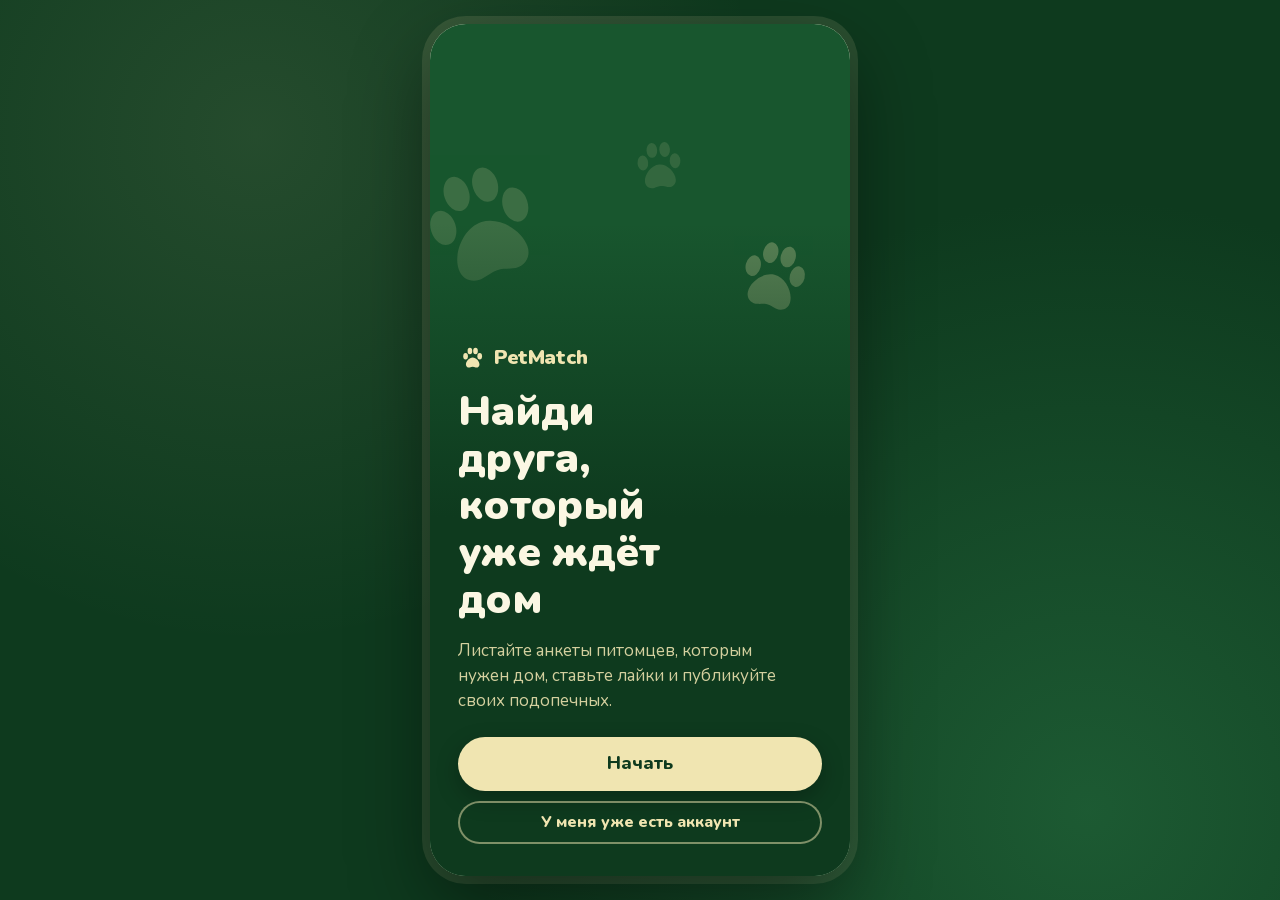
<file: pet-swipe-app/index.html>
<!DOCTYPE html>
<html lang="ru">
<head>
  <meta charset="UTF-8">
  <meta name="viewport" content="width=device-width, initial-scale=1, viewport-fit=cover">
  <meta name="theme-color" content="#18562E">
  <title>PetMatch — найди друга, который ждёт дом</title>
  <link rel="icon" type="image/svg+xml" href="assets/icons/favicon.svg">
  <link rel="preload" href="assets/fonts/Nunito.ttf" as="font" type="font/ttf" crossorigin>
  <link rel="stylesheet" href="css/styles.css">
</head>
<body>
  <div class="device" id="app">
    <main class="view" id="view" tabindex="-1"></main>
    <nav class="tabs" id="tabs" aria-label="Основная навигация" hidden></nav>
    <div class="toasts" id="toasts" role="status" aria-live="polite"></div>
  </div>
  <noscript><p style="padding:2rem">Для работы PetMatch нужен включённый JavaScript.</p></noscript>
  <script type="module" src="js/app.js"></script>
</body>
</html>
</file>
<file: pet-swipe-app/css/styles.css>
/* PetMatch — дизайн-система.
   Палитра из исходного проекта: глубокий зелёный, кремовый, тёплый серый. */

@font-face {
  font-family: "Nunito";
  src: url("../assets/fonts/Nunito.ttf") format("truetype");
  font-weight: 200 1000;
  font-display: swap;
}

:root {
  --forest: #18562e;
  --forest-deep: #0e3a1e;
  --forest-soft: #2b7a47;
  --cream: #f0e5b1;
  --paper: #fbf7e3;
  --sand: #e8dca0;
  --line: #e2d9a8;
  --ink: #1b2b21;
  --grey: #686464;
  --white: #fff;
  --danger: #b93a2b;
  --danger-bg: #fbe9e5;

  --r-sm: 12px;
  --r-md: 18px;
  --r-lg: 28px;
  --shadow: 0 10px 30px rgba(14, 58, 30, 0.18);
  --tabs-h: 72px;
}

* { box-sizing: border-box; margin: 0; padding: 0; }
[hidden] { display: none !important; }

html, body { height: 100%; }
body {
  font-family: "Nunito", system-ui, -apple-system, "Segoe UI", sans-serif;
  color: var(--ink);
  background: var(--forest-deep);
  line-height: 1.45;
  -webkit-font-smoothing: antialiased;
  -webkit-tap-highlight-color: transparent;
}

button, input, textarea { font: inherit; color: inherit; }
button { cursor: pointer; border: 0; background: none; }
img { display: block; max-width: 100%; }
:focus-visible { outline: 3px solid var(--forest-soft); outline-offset: 2px; }
.icon { display: inline-flex; flex: none; }
.icon svg { display: block; }

/* ---------- Каркас: «телефон» по центру на десктопе ---------- */

body {
  display: grid;
  place-items: center;
  background:
    radial-gradient(circle at 20% 15%, rgba(240, 229, 177, 0.1), transparent 40%),
    radial-gradient(circle at 85% 90%, rgba(43, 122, 71, 0.5), transparent 45%),
    var(--forest-deep);
}

.device {
  position: relative;
  display: flex;
  flex-direction: column;
  width: 100%;
  height: 100dvh;
  background: var(--paper);
  overflow: hidden;
}

@media (min-width: 560px) {
  .device {
    width: 420px;
    height: min(100dvh - 48px, 860px);
    border-radius: 36px;
    box-shadow: 0 30px 80px rgba(0, 0, 0, 0.45), 0 0 0 8px rgba(240, 229, 177, 0.12);
  }
}

.view { flex: 1; min-height: 0; display: flex; flex-direction: column; overflow-y: auto; overscroll-behavior: contain; outline: none; }
.tabs {
  flex: none;
  display: grid;
  grid-template-columns: repeat(4, 1fr);
  height: var(--tabs-h);
  padding: 8px 8px calc(8px + env(safe-area-inset-bottom));
  background: var(--forest);
  gap: 4px;
}

.tab {
  display: flex; flex-direction: column; align-items: center; justify-content: center; gap: 2px;
  color: rgba(240, 229, 177, 0.62);
  text-decoration: none; font-size: 12px; font-weight: 700;
  border-radius: 16px;
  transition: color 0.15s, background 0.15s;
}
.tab:hover { color: var(--cream); }
.tab.on { color: var(--forest); background: var(--cream); }

/* ---------- Типографика и общие элементы ---------- */

h1, h2, h3 { line-height: 1.12; letter-spacing: -0.015em; }

.brand { display: inline-flex; align-items: center; gap: 8px; font-weight: 900; font-size: 20px; letter-spacing: -0.02em; color: var(--forest); }
.brand-light { color: var(--cream); }

.topbar {
  flex: none;
  display: flex; align-items: center; justify-content: space-between;
  padding: 16px 20px 12px;
  padding-top: calc(16px + env(safe-area-inset-top));
}
.topbar-title { font-size: 26px; font-weight: 900; color: var(--forest); }

.page { padding: 4px 20px 28px; }
.page-flush { padding: 0 0 12px; }

.btn {
  display: inline-flex; align-items: center; justify-content: center; gap: 8px;
  padding: 12px 22px; border-radius: 999px;
  font-weight: 800; font-size: 16px; line-height: 1.2;
  transition: transform 0.12s, background 0.15s, box-shadow 0.15s, opacity 0.15s;
}
.btn:active:not(:disabled) { transform: scale(0.97); }
.btn:disabled { opacity: 0.55; cursor: progress; }
.btn-block { width: 100%; }
.btn-lg { padding: 16px 26px; font-size: 18px; }
.btn-sm { padding: 8px 14px; font-size: 14px; }
.btn-primary { background: var(--forest); color: var(--cream); box-shadow: 0 6px 16px rgba(24, 86, 46, 0.28); }
.btn-primary:hover:not(:disabled) { background: var(--forest-soft); }
.btn-soft { background: var(--cream); color: var(--forest); }
.btn-soft:hover { background: var(--sand); }
.btn-cream { background: var(--cream); color: var(--forest-deep); box-shadow: 0 8px 22px rgba(0, 0, 0, 0.25); }
.btn-cream:hover { background: #f6edc4; }
.btn-ghost-light { color: var(--cream); box-shadow: inset 0 0 0 2px rgba(240, 229, 177, 0.5); }
.btn-ghost-light:hover { background: rgba(240, 229, 177, 0.12); }

.icon-btn {
  display: grid; place-items: center; width: 44px; height: 44px; border-radius: 50%;
  color: var(--forest); background: var(--cream); transition: background 0.15s;
}
.icon-btn:hover { background: var(--sand); }

.form { display: flex; flex-direction: column; gap: 16px; }
.field { display: flex; flex-direction: column; gap: 6px; }
.field > span { font-weight: 800; font-size: 14px; color: var(--forest); }
.field small { color: var(--grey); font-size: 13px; }
.field input, .field textarea {
  width: 100%; padding: 13px 16px;
  background: var(--white); border: 2px solid var(--line); border-radius: var(--r-md);
  font-size: 16px; transition: border-color 0.15s, box-shadow 0.15s;
}
.field textarea { resize: vertical; min-height: 96px; }
.field input::placeholder, .field textarea::placeholder { color: #a39f93; }
.field input:focus, .field textarea:focus { outline: none; border-color: var(--forest); box-shadow: 0 0 0 4px rgba(24, 86, 46, 0.14); }
.field-age input { max-width: 140px; }

.form-error { min-height: 0; color: var(--danger); font-weight: 700; font-size: 14px; }
.form-error:not(:empty) { padding: 10px 14px; background: var(--danger-bg); border-radius: var(--r-sm); }

.seg { display: flex; padding: 4px; gap: 4px; background: var(--cream); border-radius: 999px; }
.seg-btn { flex: 1; padding: 10px 8px; border-radius: 999px; font-weight: 800; font-size: 14px; color: var(--forest); transition: background 0.15s, color 0.15s; }
.seg-btn.on { background: var(--forest); color: var(--cream); }

/* ---------- Заглушка/пустые состояния ---------- */

.empty { display: flex; flex-direction: column; align-items: center; text-align: center; gap: 10px; padding: 40px 28px; margin: auto; }
.empty-art { display: grid; place-items: center; width: 92px; height: 92px; border-radius: 50%; background: var(--cream); color: var(--forest); margin-bottom: 6px; }
.empty h2 { font-size: 22px; font-weight: 900; color: var(--forest); }
.empty p { color: var(--grey); max-width: 30ch; }
.empty-actions { display: flex; flex-direction: column; gap: 10px; margin-top: 10px; align-items: stretch; width: 100%; max-width: 260px; }

.photo { position: relative; overflow: hidden; background: linear-gradient(160deg, var(--forest-soft), var(--forest-deep)); }
.photo > img { position: absolute; inset: 0; width: 100%; height: 100%; object-fit: cover; }
.photo-fallback { position: absolute; inset: 0; display: grid; place-items: center; color: rgba(240, 229, 177, 0.55); }

/* ---------- Приветствие ---------- */

.welcome { position: relative; flex: 1; display: flex; flex-direction: column; justify-content: flex-end; background: var(--forest); color: var(--cream); overflow: hidden; }
.welcome-art { position: absolute; inset: 0; }
.paw-big { position: absolute; color: var(--cream); }
.paw-big.p1 { top: 9%; left: -6%; opacity: 0.16; transform: rotate(-18deg); }
.paw-big.p1 svg { width: 250px; height: 250px; }
.paw-big.p2 { top: 22%; right: 8%; opacity: 0.3; transform: rotate(14deg); }
.paw-big.p2 svg { width: 130px; height: 130px; }
.paw-big.p3 { top: 12%; right: 38%; opacity: 0.12; transform: rotate(-4deg); }
.paw-big.p3 svg { width: 80px; height: 80px; }
.welcome-body { position: relative; display: flex; flex-direction: column; gap: 16px; padding: 28px 28px calc(32px + env(safe-area-inset-bottom)); background: linear-gradient(to top, var(--forest-deep) 55%, transparent); padding-top: 120px; }
.welcome h1 { font-size: clamp(34px, 9vw, 42px); font-weight: 900; color: var(--paper); max-width: 11ch; }
.welcome p { font-size: 17px; opacity: 0.88; max-width: 32ch; }
.welcome-actions { display: flex; flex-direction: column; gap: 10px; margin-top: 8px; }

/* ---------- Вход / регистрация ---------- */

.auth { display: flex; flex-direction: column; gap: 20px; padding: 20px 24px 32px; padding-top: calc(20px + env(safe-area-inset-top)); }
.auth-head { display: flex; flex-direction: column; gap: 10px; }
.auth-head h1 { font-size: 32px; font-weight: 900; color: var(--forest); }
.auth-head p { color: var(--grey); }
.tabs-lite { display: flex; gap: 22px; border-bottom: 2px solid var(--line); }
.tab-lite { padding: 8px 0 12px; font-weight: 800; font-size: 16px; color: var(--grey); border-bottom: 3px solid transparent; margin-bottom: -2px; }
.tab-lite.on { color: var(--forest); border-bottom-color: var(--forest); }

/* ---------- Лента ---------- */

.feed { flex: 1; min-height: 0; display: flex; flex-direction: column; padding: 0 16px 14px; }
.stage { position: relative; flex: 1; min-height: 320px; display: flex; flex-direction: column; }
.skeleton-card { flex: 1; border-radius: var(--r-lg); background: linear-gradient(110deg, var(--cream) 30%, #f7f0cd 50%, var(--cream) 70%); background-size: 200% 100%; animation: shimmer 1.3s linear infinite; }
@keyframes shimmer { to { background-position: -200% 0; } }

.card {
  position: absolute; inset: 0;
  border-radius: var(--r-lg); overflow: hidden;
  background: var(--forest); color: var(--paper);
  box-shadow: var(--shadow);
  touch-action: pan-y; user-select: none; -webkit-user-select: none;
  transition: transform 0.28s cubic-bezier(0.2, 0.9, 0.3, 1.1), opacity 0.26s;
  will-change: transform;
}
.card.top { cursor: grab; z-index: 2; }
.card.top:active { cursor: grabbing; }
.card.behind { transform: scale(0.94) translateY(14px); z-index: 1; filter: saturate(0.85); }
.card.flying { transition: transform 0.28s ease-in, opacity 0.26s; }
.card-photo { position: absolute; inset: 0; }
.card-shade { position: absolute; inset: 0; background: linear-gradient(to top, rgba(8, 36, 18, 0.92) 0%, rgba(8, 36, 18, 0.55) 34%, transparent 62%); pointer-events: none; }

.owner-chip { position: absolute; top: 14px; left: 14px; display: inline-flex; align-items: center; gap: 6px; max-width: calc(100% - 28px); padding: 7px 14px 7px 10px; border-radius: 999px; background: rgba(251, 247, 227, 0.92); color: var(--forest); font-weight: 800; font-size: 14px; }
.owner-chip span:last-child { overflow: hidden; text-overflow: ellipsis; white-space: nowrap; }

.card-info { position: absolute; left: 0; right: 0; bottom: 0; padding: 22px 22px 24px; display: flex; flex-direction: column; gap: 4px; pointer-events: none; }
.card-title { display: flex; align-items: center; gap: 12px; flex-wrap: wrap; }
.card-title h2 { font-size: 34px; font-weight: 900; color: var(--paper); }
.chip { display: inline-block; padding: 4px 12px; border-radius: 999px; background: var(--cream); color: var(--forest-deep); font-weight: 800; font-size: 14px; }
.card-sub { font-size: 17px; font-weight: 700; color: var(--cream); }
.card-desc { font-size: 15px; line-height: 1.4; opacity: 0.9; display: -webkit-box; -webkit-line-clamp: 2; -webkit-box-orient: vertical; overflow: hidden; max-height: 0; opacity: 0; transition: max-height 0.3s, opacity 0.3s, margin 0.3s; }
.card.top .card-desc { max-height: 3em; opacity: 0.9; margin-top: 4px; }
.card.top.open .card-desc { -webkit-line-clamp: 8; max-height: 14em; }
.card.top.open .card-shade { background: linear-gradient(to top, rgba(8, 36, 18, 0.94) 0%, rgba(8, 36, 18, 0.7) 45%, rgba(8, 36, 18, 0.1) 80%); }

.stamp { position: absolute; top: 64px; padding: 6px 16px; border: 4px solid; border-radius: 12px; font-weight: 900; font-size: 28px; opacity: 0; pointer-events: none; background: rgba(251, 247, 227, 0.92); }
.stamp-like { left: 20px; color: var(--forest); border-color: var(--forest); transform: rotate(-12deg); }
.stamp-pass { right: 20px; color: var(--grey); border-color: var(--grey); transform: rotate(12deg); }

.swipe-actions { flex: none; display: flex; justify-content: center; align-items: center; gap: 28px; padding-top: 18px; }
.round { display: grid; place-items: center; border-radius: 50%; transition: transform 0.12s, box-shadow 0.15s; box-shadow: 0 8px 20px rgba(14, 58, 30, 0.22); }
.round:hover { transform: translateY(-2px); }
.round:active { transform: scale(0.92); }
.round-like { width: 76px; height: 76px; background: var(--forest); color: var(--cream); }
.round-pass { width: 60px; height: 60px; background: var(--white); color: var(--grey); box-shadow: inset 0 0 0 3px var(--line), 0 8px 20px rgba(14, 58, 30, 0.12); }

/* Мэтч */
.match { position: absolute; inset: 0; z-index: 20; display: grid; place-items: center; padding: 28px; background: var(--forest-deep); color: var(--cream); animation: fade 0.25s ease-out; }
@keyframes fade { from { opacity: 0; } }
.match-body { display: flex; flex-direction: column; align-items: center; text-align: center; gap: 14px; width: 100%; max-width: 340px; }
.match-photos { position: relative; margin-bottom: 8px; animation: pop 0.55s cubic-bezier(0.2, 1.4, 0.4, 1); }
@keyframes pop { from { transform: scale(0.4) rotate(-8deg); opacity: 0; } }
.match-photo { width: 188px; height: 188px; border-radius: 50%; border: 6px solid var(--cream); }
.match-heart { position: absolute; right: -6px; bottom: 6px; display: grid; place-items: center; width: 56px; height: 56px; border-radius: 50%; background: var(--cream); color: var(--forest); box-shadow: 0 6px 16px rgba(0, 0, 0, 0.3); }
.match h2 { font-size: 40px; font-weight: 900; color: var(--paper); }
.match p { opacity: 0.88; max-width: 28ch; }
.match-actions { display: flex; flex-direction: column; gap: 10px; width: 100%; margin-top: 10px; }

/* ---------- Добавление питомца ---------- */

.drop { position: relative; width: 100%; aspect-ratio: 4 / 3; border-radius: var(--r-lg); border: 3px dashed var(--forest-soft); background: var(--cream); color: var(--forest); overflow: hidden; display: grid; place-items: center; transition: background 0.15s; }
.drop:hover { background: var(--sand); }
.drop.has { border-style: solid; border-color: var(--cream); }
.drop img { width: 100%; height: 100%; object-fit: cover; }
.drop-empty { display: flex; flex-direction: column; align-items: center; gap: 4px; }
.drop-empty strong { font-size: 18px; font-weight: 900; margin-top: 6px; }
.drop-empty small { color: var(--grey); font-size: 13px; }

/* ---------- Диалоги ---------- */

.chat-list { display: flex; flex-direction: column; }
.chat-item { display: flex; gap: 14px; align-items: center; padding: 12px 20px; text-align: left; width: 100%; transition: background 0.12s; }
.chat-item:hover { background: var(--cream); }
.avatar { flex: none; width: 56px; height: 56px; border-radius: 50%; }
.avatar-sm { width: 44px; height: 44px; }
.avatar .photo-fallback svg { width: 24px; height: 24px; }
.chat-item-main { flex: 1; min-width: 0; display: flex; flex-direction: column; }
.chat-item-top { display: flex; justify-content: space-between; align-items: baseline; gap: 8px; }
.chat-item-top strong { font-size: 17px; font-weight: 900; color: var(--forest); overflow: hidden; text-overflow: ellipsis; white-space: nowrap; }
.chat-item-top time { font-size: 12px; color: var(--grey); flex: none; }
.chat-item-pet { font-size: 13px; font-weight: 700; color: var(--forest-soft); }
.chat-item p { color: var(--grey); font-size: 15px; overflow: hidden; text-overflow: ellipsis; white-space: nowrap; }
.chat-item p.muted { font-style: italic; }

/* ---------- Чат ---------- */

.chat { flex: 1; min-height: 0; display: flex; flex-direction: column; background: var(--paper); }
.chat-head { flex: none; display: flex; align-items: center; gap: 12px; padding: 12px 16px; padding-top: calc(12px + env(safe-area-inset-top)); background: var(--forest); color: var(--cream); }
.chat-head .icon-btn { background: rgba(240, 229, 177, 0.16); color: var(--cream); }
.chat-head-main { display: flex; flex-direction: column; min-width: 0; line-height: 1.2; }
.chat-head-main strong { font-size: 17px; font-weight: 900; color: var(--paper); overflow: hidden; text-overflow: ellipsis; white-space: nowrap; }
.chat-head-main span { font-size: 13px; opacity: 0.8; }
.log { flex: 1; min-height: 0; overflow-y: auto; padding: 16px; display: flex; flex-direction: column; gap: 6px; }
.log-hint { margin: auto; text-align: center; color: var(--grey); max-width: 28ch; padding: 20px; background: var(--cream); border-radius: var(--r-md); }
.day { align-self: center; margin: 10px 0 4px; padding: 3px 12px; font-size: 12px; font-weight: 800; color: var(--forest); background: var(--cream); border-radius: 999px; }
.bubble { max-width: 80%; padding: 9px 14px 6px; border-radius: 20px; font-size: 16px; overflow-wrap: anywhere; }
.bubble p { white-space: pre-wrap; }
.bubble time { display: block; text-align: right; font-size: 11px; opacity: 0.65; margin-top: 2px; }
.bubble.mine { align-self: flex-end; background: var(--forest); color: var(--paper); border-bottom-right-radius: 6px; }
.bubble.theirs { align-self: flex-start; background: var(--white); border: 2px solid var(--line); border-bottom-left-radius: 6px; }
.composer { flex: none; display: flex; align-items: flex-end; gap: 10px; padding: 10px 14px calc(12px + env(safe-area-inset-bottom)); background: var(--paper); border-top: 2px solid var(--line); }
.composer textarea { flex: 1; resize: none; max-height: 120px; padding: 11px 16px; border: 2px solid var(--line); border-radius: 22px; background: var(--white); line-height: 1.35; }
.composer textarea:focus { outline: none; border-color: var(--forest); }
.send { flex: none; display: grid; place-items: center; width: 46px; height: 46px; border-radius: 50%; background: var(--forest); color: var(--cream); transition: transform 0.12s, opacity 0.15s; }
.send:disabled { opacity: 0.5; }
.send:active:not(:disabled) { transform: scale(0.92); }

/* ---------- Профиль ---------- */

.me { display: flex; flex-direction: column; gap: 18px; margin-bottom: 26px; }
.me-card { display: flex; align-items: center; gap: 16px; padding: 18px; background: var(--forest); color: var(--cream); border-radius: var(--r-lg); }
.me-avatar { display: grid; place-items: center; flex: none; width: 64px; height: 64px; border-radius: 50%; background: var(--cream); color: var(--forest); font-size: 30px; font-weight: 900; }
.me-card h2 { font-size: 22px; font-weight: 900; color: var(--paper); }
.me-card p { font-size: 14px; opacity: 0.85; }
.me-loc { display: flex; align-items: center; gap: 4px; margin-top: 2px; }
.section-head { display: flex; justify-content: space-between; align-items: center; margin-bottom: 12px; }
.section-head h2 { font-size: 20px; font-weight: 900; color: var(--forest); }
.pet-grid { display: grid; grid-template-columns: repeat(2, 1fr); gap: 12px; }
.pet-grid .empty { grid-column: 1 / -1; padding: 20px 8px; }
.pet-tile { border-radius: var(--r-md); overflow: hidden; background: var(--white); border: 2px solid var(--line); }
.tile-photo { aspect-ratio: 1; }
.tile-info { display: flex; flex-direction: column; padding: 10px 12px 12px; line-height: 1.25; }
.tile-info strong { font-weight: 900; color: var(--forest); }
.tile-info span { font-size: 13px; color: var(--grey); }

/* ---------- Уведомления ---------- */

.toasts { position: absolute; z-index: 30; left: 14px; right: 14px; top: calc(14px + env(safe-area-inset-top)); display: flex; flex-direction: column; gap: 8px; pointer-events: none; }
.toast { padding: 12px 16px; border-radius: var(--r-md); font-weight: 700; font-size: 15px; background: var(--forest-deep); color: var(--paper); box-shadow: var(--shadow); animation: drop 0.28s cubic-bezier(0.2, 1, 0.4, 1); }
.toast-success { background: var(--forest); }
.toast-error { background: var(--danger); color: var(--white); }
.toast.leaving { opacity: 0; transform: translateY(-10px); transition: 0.25s; }
@keyframes drop { from { opacity: 0; transform: translateY(-14px); } }

@media (prefers-reduced-motion: reduce) {
  *, *::before, *::after { animation-duration: 0.01ms !important; transition-duration: 0.01ms !important; }
}
</file>
